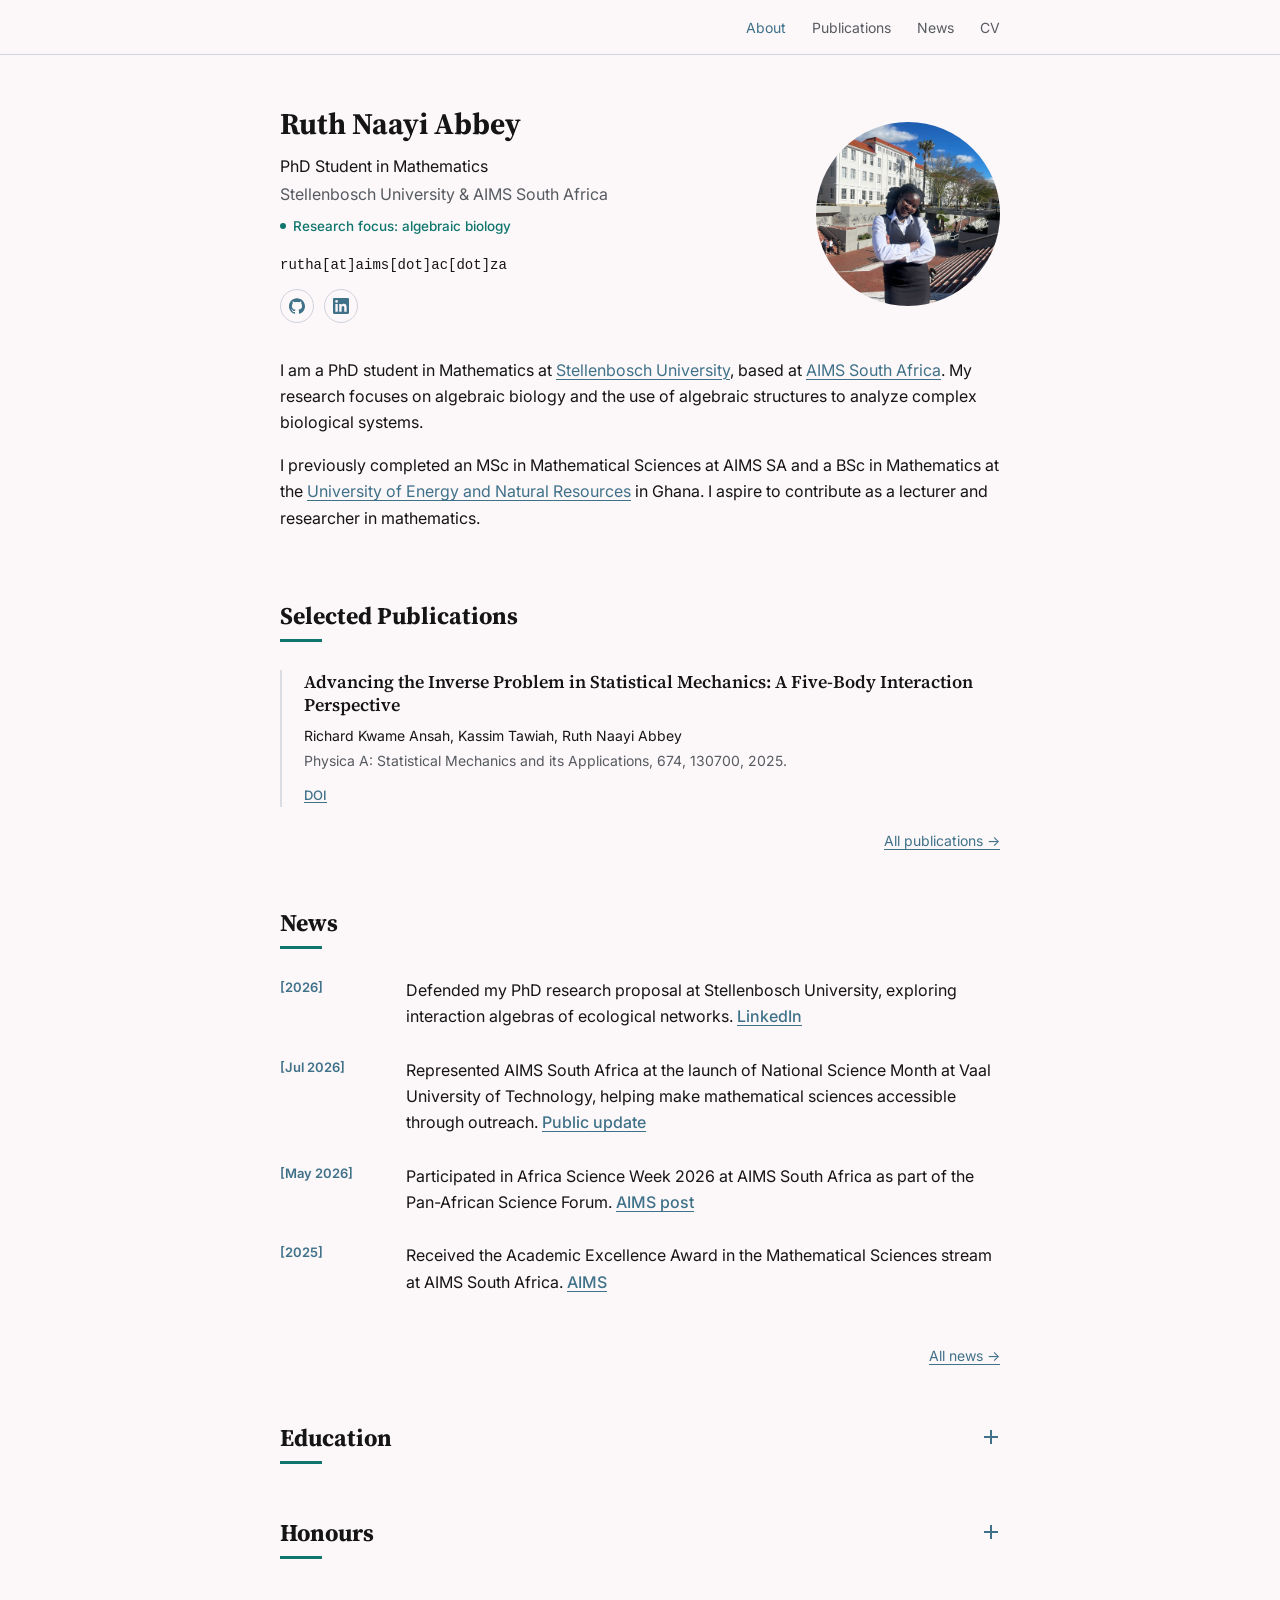
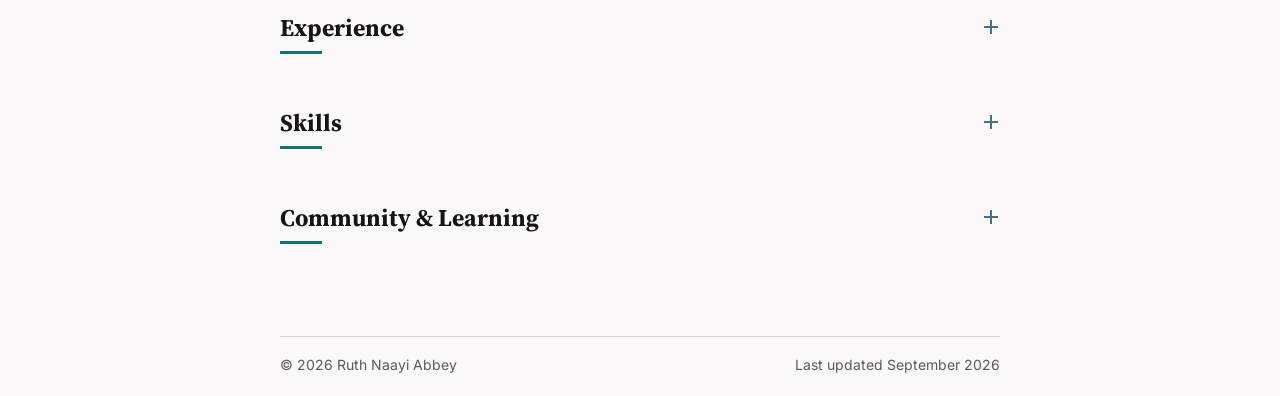
<file: index.html>
<!doctype html>
<html lang="en">
  <head>
    <meta charset="utf-8">
    <meta name="viewport" content="width=device-width, initial-scale=1">
    <meta name="description" content="Ruth Naayi Abbey is a PhD student in Mathematics researching algebraic biology at Stellenbosch University and AIMS South Africa.">
    <title>Ruth Naayi Abbey</title>
    <link rel="preconnect" href="https://fonts.googleapis.com">
    <link rel="preconnect" href="https://fonts.gstatic.com" crossorigin>
    <link href="https://fonts.googleapis.com/css2?family=Inter:wght@400;500;600&family=Source+Serif+4:wght@600;700&display=swap" rel="stylesheet">
    <link rel="stylesheet" href="styles.css">
  </head>
  <body>
    <header class="site-header">
      <nav class="shell site-nav" aria-label="Primary navigation">
        <ul class="nav-links desktop-nav-links">
          <li><a href="index.html" aria-current="page">About</a></li>
          <li><a href="publications.html">Publications</a></li>
          <li><a href="news.html">News</a></li>
          <li><a href="https://drive.google.com/file/d/1EMElxZEcGMBT8WKk3W0g2B1rgcHjbld0/view?usp=sharing" target="_blank" rel="noopener noreferrer">CV</a></li>
        </ul>
        <details class="mobile-nav">
          <summary>Menu <span class="mobile-nav-icon" aria-hidden="true"></span></summary>
          <ul class="mobile-nav-links">
            <li><a href="index.html" aria-current="page">About</a></li>
            <li><a href="publications.html">Publications</a></li>
            <li><a href="news.html">News</a></li>
            <li><a href="https://drive.google.com/file/d/1EMElxZEcGMBT8WKk3W0g2B1rgcHjbld0/view?usp=sharing" target="_blank" rel="noopener noreferrer">CV</a></li>
          </ul>
        </details>
      </nav>
    </header>

    <main class="shell">
      <section class="intro" aria-labelledby="intro-name">
        <div class="intro-copy">
          <h1 id="intro-name">Ruth Naayi Abbey</h1>
          <p class="affiliation">PhD Student in Mathematics</p>
          <p class="department">Stellenbosch University &amp; AIMS South Africa</p>
          <p class="status-tag"><span class="status-dot" aria-hidden="true"></span>Research focus: algebraic biology</p>
          <p class="email">rutha[at]aims[dot]ac[dot]za</p>
          <div class="social-links" aria-label="Social profiles">
            <a href="https://github.com/ruthabbey" target="_blank" rel="noopener noreferrer" aria-label="GitHub" title="GitHub">
              <svg viewBox="0 0 24 24" aria-hidden="true" focusable="false"><path d="M12 .297c-6.63 0-12 5.373-12 12 0 5.303 3.438 9.8 8.205 11.385.6.113.82-.258.82-.577 0-.285-.01-1.04-.015-2.04-3.338.724-4.042-1.61-4.042-1.61C4.422 18.07 3.633 17.7 3.633 17.7c-1.087-.744.084-.729.084-.729 1.205.084 1.84 1.237 1.84 1.237 1.07 1.835 2.809 1.305 3.495.998.108-.776.418-1.305.762-1.605-2.665-.3-5.466-1.332-5.466-5.93 0-1.31.465-2.38 1.235-3.22-.135-.303-.54-1.523.105-3.176 0 0 1.005-.322 3.3 1.23.96-.267 1.98-.399 3-.405 1.02.006 2.04.138 3 .405 2.28-1.552 3.285-1.23 3.285-1.23.645 1.653.24 2.873.12 3.176.765.84 1.23 1.91 1.23 3.22 0 4.61-2.805 5.625-5.475 5.92.42.36.81 1.096.81 2.22 0 1.606-.015 2.896-.015 3.286 0 .315.21.69.825.57C20.565 22.092 24 17.592 24 12.297c0-6.627-5.373-12-12-12"></path></svg>
            </a>
            <a href="https://www.linkedin.com/in/ruth-naayi-odankey-abbey-31a72b222/" target="_blank" rel="noopener noreferrer" aria-label="LinkedIn" title="LinkedIn">
              <svg viewBox="0 0 24 24" aria-hidden="true" focusable="false"><path d="M20.447 20.452h-3.554v-5.569c0-1.328-.027-3.037-1.852-3.037-1.853 0-2.136 1.445-2.136 2.939v5.667H9.351V8.845h3.414v1.561h.046c.477-.9 1.637-1.85 3.37-1.85 3.601 0 4.266 2.37 4.266 5.455v6.441zM5.337 7.284a2.062 2.062 0 1 1 0-4.124 2.062 2.062 0 0 1 0 4.124zM3.555 8.845h3.564v11.607H3.555V8.845zM22.225 0H1.771C.792 0 0 .774 0 1.729v20.542C0 23.227.792 24 1.771 24h20.451C23.2 24 24 23.227 24 22.271V1.729C24 .774 23.2 0 22.225 0z"></path></svg>
            </a>
          </div>
        </div>
        <img src="photo_2026-09-16_08-29-40.jpg" alt="Portrait of Ruth Naayi Abbey" class="portrait" width="960" height="1280">
      </section>

      <section class="bio" aria-label="Biography">
        <p>I am a PhD student in Mathematics at <a href="https://www.su.ac.za/en" target="_blank" rel="noopener noreferrer">Stellenbosch University</a>, based at <a href="https://aims.ac.za/" target="_blank" rel="noopener noreferrer">AIMS South Africa</a>. My research focuses on algebraic biology and the use of algebraic structures to analyze complex biological systems.</p>
        <p>I previously completed an MSc in Mathematical Sciences at AIMS SA and a BSc in Mathematics at the <a href="https://uenr.edu.gh/" target="_blank" rel="noopener noreferrer">University of Energy and Natural Resources</a> in Ghana. I aspire to contribute as a lecturer and researcher in mathematics.</p>
      </section>

      <section class="section" aria-labelledby="publications-title">
        <div class="section-heading">
          <h2 id="publications-title">Selected Publications</h2>
        </div>
        <div class="publication-list publication-preview">
          <div class="publication-item">
            <h3>Advancing the Inverse Problem in Statistical Mechanics: A Five-Body Interaction Perspective</h3>
            <p class="publication-authors">Richard Kwame Ansah, Kassim Tawiah, Ruth Naayi Abbey</p>
            <p class="publication-venue">Physica A: Statistical Mechanics and its Applications, 674, 130700, 2025.</p>
            <ul class="publication-links">
              <li><a href="https://doi.org/10.1016/j.physa.2025.130700" target="_blank" rel="noopener noreferrer">DOI</a></li>
            </ul>
          </div>
        </div>
        <p class="section-more"><a class="more-link" href="publications.html">All publications <span aria-hidden="true">-&gt;</span></a></p>
      </section>

      <section class="section" aria-labelledby="recent-news-title">
        <div class="section-heading">
          <h2 id="recent-news-title">News</h2>
        </div>
        <ol class="news-list news-preview">
          <li>
            <time datetime="2026">2026</time>
            <p>Defended my PhD research proposal at Stellenbosch University, exploring interaction algebras of ecological networks. <a href="https://www.linkedin.com/in/ruth-naayi-odankey-abbey-31a72b222/" target="_blank" rel="noopener noreferrer">LinkedIn</a></p>
          </li>
          <li>
            <time datetime="2026-07">Jul 2026</time>
            <p>Represented AIMS South Africa at the launch of National Science Month at Vaal University of Technology, helping make mathematical sciences accessible through outreach. <a href="https://www.linkedin.com/in/ruth-naayi-odankey-abbey-31a72b222/" target="_blank" rel="noopener noreferrer">Public update</a></p>
          </li>
          <li>
            <time datetime="2026-05-25">May 2026</time>
            <p>Participated in Africa Science Week 2026 at AIMS South Africa as part of the Pan-African Science Forum. <a href="https://www.linkedin.com/posts/aims_2_asw2026-africascienceweek-asw2026-activity-7463913218617540608-WrSS" target="_blank" rel="noopener noreferrer">AIMS post</a></p>
          </li>
          <li>
            <time datetime="2025">2025</time>
            <p>Received the Academic Excellence Award in the Mathematical Sciences stream at AIMS South Africa. <a href="https://aims.ac.za/" target="_blank" rel="noopener noreferrer">AIMS</a></p>
          </li>
        </ol>
        <p class="section-more"><a class="more-link" href="news.html">All news <span aria-hidden="true">-&gt;</span></a></p>
      </section>

      <details class="section section-disclosure">
        <summary class="section-heading">
          <h2>Education</h2>
          <span class="section-disclosure-icon" aria-hidden="true"></span>
        </summary>
        <div class="section-disclosure-content">
          <div class="timeline-list">
            <article class="timeline-item">
              <p class="timeline-date">Expected - 2028</p>
              <h3>PhD in Mathematics</h3>
              <p><a href="https://www.su.ac.za/en" target="_blank" rel="noopener noreferrer">Stellenbosch University</a>, Stellenbosch, South Africa</p>
              <p>Based at <a href="https://aims.ac.za/" target="_blank" rel="noopener noreferrer">AIMS South Africa</a>.</p>
            </article>
            <article class="timeline-item">
              <p class="timeline-date">September 2024 - July 2025</p>
              <h3>MSc in Mathematical Sciences</h3>
              <p><a href="https://aims.ac.za/" target="_blank" rel="noopener noreferrer">African Institute for Mathematical Sciences (AIMS)</a>, Cape Town, South Africa</p>
            </article>
          </div>
          <p class="section-more"><a class="more-link" href="education.html">All education <span aria-hidden="true">-&gt;</span></a></p>
        </div>
      </details>

      <details class="section section-disclosure">
        <summary class="section-heading">
          <h2>Honours</h2>
          <span class="section-disclosure-icon" aria-hidden="true"></span>
        </summary>
        <div class="section-disclosure-content">
          <ol class="honours-list">
            <li class="honour-item">
              <p class="timeline-date">2024/2025</p>
              <h3>Academic Excellence Award</h3>
              <p>AIMS South Africa, Mathematical Sciences stream.</p>
            </li>
            <li class="honour-item">
              <p class="timeline-date">2026 - 2028</p>
              <h3>SU - AIMS Postgraduate Scholarship</h3>
              <p>Stellenbosch University and AIMS South Africa.</p>
            </li>
            <li class="honour-item">
              <p class="timeline-date">2024 - 2025</p>
              <h3>MasterCard Foundation Scholarship</h3>
              <p>AIMS South Africa.</p>
            </li>
          </ol>
          <p class="section-more"><a class="more-link" href="honours.html">All honours <span aria-hidden="true">-&gt;</span></a></p>
        </div>
      </details>

      <details class="section section-disclosure">
        <summary class="section-heading">
          <h2>Experience</h2>
          <span class="section-disclosure-icon" aria-hidden="true"></span>
        </summary>
        <div class="section-disclosure-content">
          <div class="timeline-list">
            <article class="timeline-item">
              <p class="timeline-date">November 2023 - September 2024</p>
              <h3>Teaching and Research Assistant</h3>
              <p>University of Energy and Natural Resources, Sunyani, Ghana</p>
              <p>Organized tutorials on Abstract and Linear Algebra, Numerical Analysis, Operations Research, and Partial Differential Equations. Marked and graded assignments.</p>
            </article>
            <article class="timeline-item">
              <p class="timeline-date">October 2022 - October 2023</p>
              <h3>Intern</h3>
              <p>Ecobank, Sunyani, Ghana</p>
              <p>Assisted customers and facilitated onboarding to Ecobank online platforms.</p>
            </article>
          </div>
        </div>
      </details>

      <details class="section section-disclosure">
        <summary class="section-heading">
          <h2>Skills</h2>
          <span class="section-disclosure-icon" aria-hidden="true"></span>
        </summary>
        <div class="section-disclosure-content">
          <dl class="skills-list">
            <dt>Programming languages</dt>
            <dd>Python, R</dd>
            <dt>Mathematical software</dt>
            <dd>MATLAB, Sage</dd>
            <dt>Other</dt>
            <dd>LaTeX, Microsoft Office suite</dd>
            <dt>Soft skills</dt>
            <dd>Communication, Analytical Thinking, Teamwork, Leadership</dd>
          </dl>
        </div>
      </details>

      <details class="section section-disclosure">
        <summary class="section-heading">
          <h2>Community &amp; Learning</h2>
          <span class="section-disclosure-icon" aria-hidden="true"></span>
        </summary>
        <div class="section-disclosure-content">
          <h3>Leadership</h3>
          <ul class="simple-list">
            <li>MasterCard Foundation Student Council Representative, AIMS South Africa, 2024 - 2025.</li>
            <li>Fitness Club President, AIMS South Africa, 2024 - 2025.</li>
            <li>Deputy Welfare Committee Chairperson, UENR SRC, 2022 - 2023.</li>
            <li>Member of Parliament for Mathematics, Ninth Parliamentary Council, UENR SRC, 2021 - 2022.</li>
            <li>Course Representative, University of Energy and Natural Resources, 2019 - 2023.</li>
          </ul>
          <h3>Volunteering</h3>
          <ul class="simple-list">
            <li>MasterCard Foundation Scholar, community service, 20+ hours.</li>
            <li>AIMS House of Science Volunteer.</li>
            <li>Organized tutorials and invigilation support at UENR.</li>
          </ul>
          <h3>Course and conferences</h3>
          <ul class="simple-list">
            <li>AI Career Essentials, ALX, May 2024 - July 2024.</li>
            <li>Baobab Summit, Mastercard Foundation, Kenya, 2025.</li>
            <li>Africa Scientifique workshop, AIMS South Africa, 2025.</li>
            <li>Women Advancement Forum, AIMS South Africa, 2025.</li>
          </ul>
        </div>
      </details>
    </main>

    <footer class="shell site-footer">
      <p>© 2026 Ruth Naayi Abbey</p>
      <p>Last updated September 2026</p>
    </footer>
  </body>
</html>
</file>
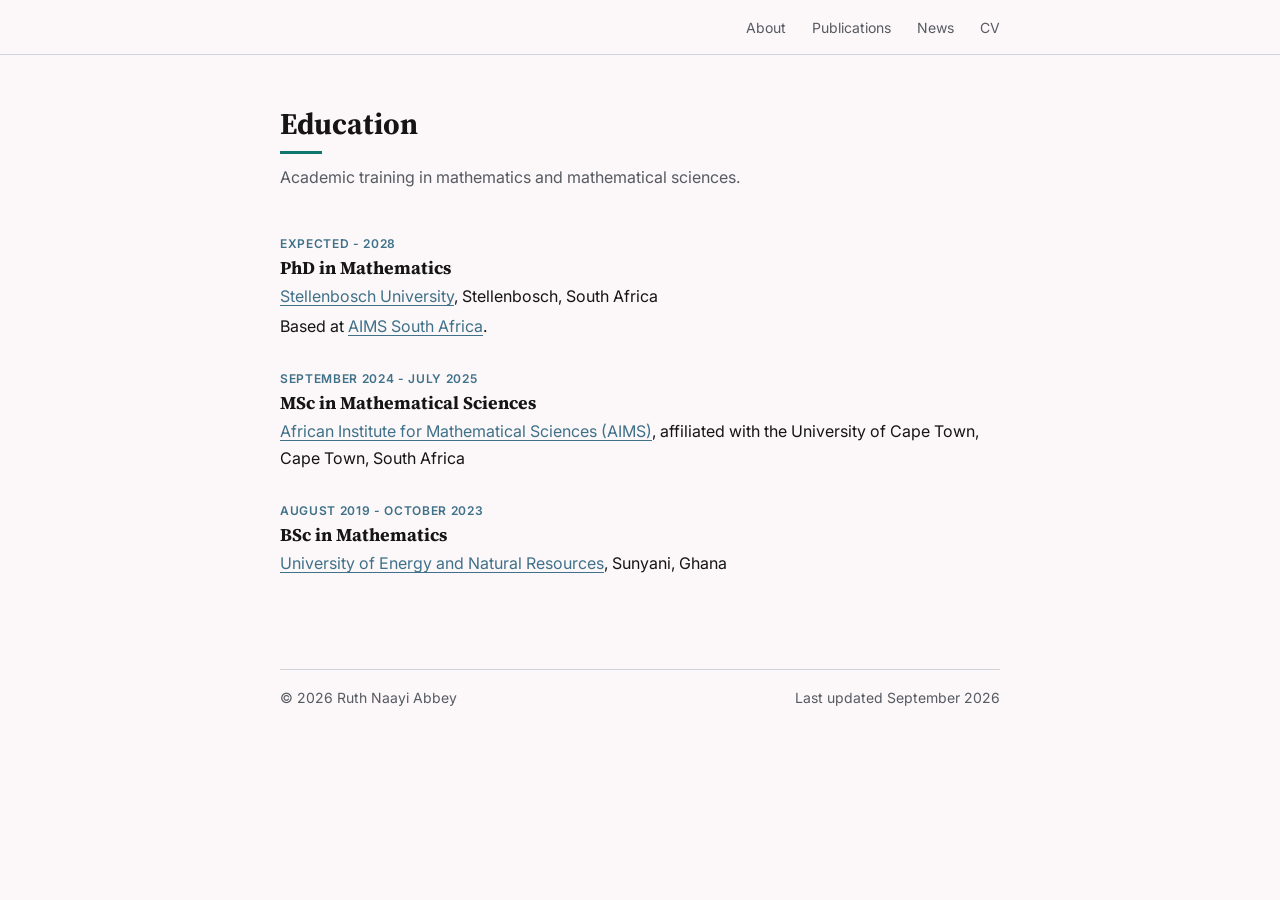
<file: education.html>
<!doctype html>
<html lang="en">
  <head>
    <meta charset="utf-8">
    <meta name="viewport" content="width=device-width, initial-scale=1">
    <meta name="description" content="Education history of Ruth Naayi Abbey.">
    <title>Education - Ruth Naayi Abbey</title>
    <link rel="preconnect" href="https://fonts.googleapis.com">
    <link rel="preconnect" href="https://fonts.gstatic.com" crossorigin>
    <link href="https://fonts.googleapis.com/css2?family=Inter:wght@400;500;600&family=Source+Serif+4:wght@600;700&display=swap" rel="stylesheet">
    <link rel="stylesheet" href="styles.css">
  </head>
  <body>
    <header class="site-header">
      <nav class="shell site-nav" aria-label="Primary navigation">
        <ul class="nav-links desktop-nav-links">
          <li><a href="index.html">About</a></li>
          <li><a href="publications.html">Publications</a></li>
          <li><a href="news.html">News</a></li>
          <li><a href="https://drive.google.com/file/d/1EMElxZEcGMBT8WKk3W0g2B1rgcHjbld0/view?usp=sharing" target="_blank" rel="noopener noreferrer">CV</a></li>
        </ul>
        <details class="mobile-nav">
          <summary>Menu <span class="mobile-nav-icon" aria-hidden="true"></span></summary>
          <ul class="mobile-nav-links">
            <li><a href="index.html">About</a></li>
            <li><a href="publications.html">Publications</a></li>
            <li><a href="news.html">News</a></li>
            <li><a href="https://drive.google.com/file/d/1EMElxZEcGMBT8WKk3W0g2B1rgcHjbld0/view?usp=sharing" target="_blank" rel="noopener noreferrer">CV</a></li>
          </ul>
        </details>
      </nav>
    </header>

    <main class="shell archive-main">
      <header class="archive-header">
        <h1 class="page-title">Education</h1>
        <p>Academic training in mathematics and mathematical sciences.</p>
      </header>

      <div class="timeline-list">
        <article class="timeline-item">
          <p class="timeline-date">Expected - 2028</p>
          <h3>PhD in Mathematics</h3>
          <p><a href="https://www.su.ac.za/en" target="_blank" rel="noopener noreferrer">Stellenbosch University</a>, Stellenbosch, South Africa</p>
          <p>Based at <a href="https://aims.ac.za/" target="_blank" rel="noopener noreferrer">AIMS South Africa</a>.</p>
        </article>
        <article class="timeline-item">
          <p class="timeline-date">September 2024 - July 2025</p>
          <h3>MSc in Mathematical Sciences</h3>
          <p><a href="https://aims.ac.za/" target="_blank" rel="noopener noreferrer">African Institute for Mathematical Sciences (AIMS)</a>, affiliated with the University of Cape Town, Cape Town, South Africa</p>
        </article>
        <article class="timeline-item">
          <p class="timeline-date">August 2019 - October 2023</p>
          <h3>BSc in Mathematics</h3>
          <p><a href="https://uenr.edu.gh/" target="_blank" rel="noopener noreferrer">University of Energy and Natural Resources</a>, Sunyani, Ghana</p>
        </article>
      </div>
    </main>

    <footer class="shell site-footer">
      <p>© 2026 Ruth Naayi Abbey</p>
      <p>Last updated September 2026</p>
    </footer>
  </body>
</html>
</file>
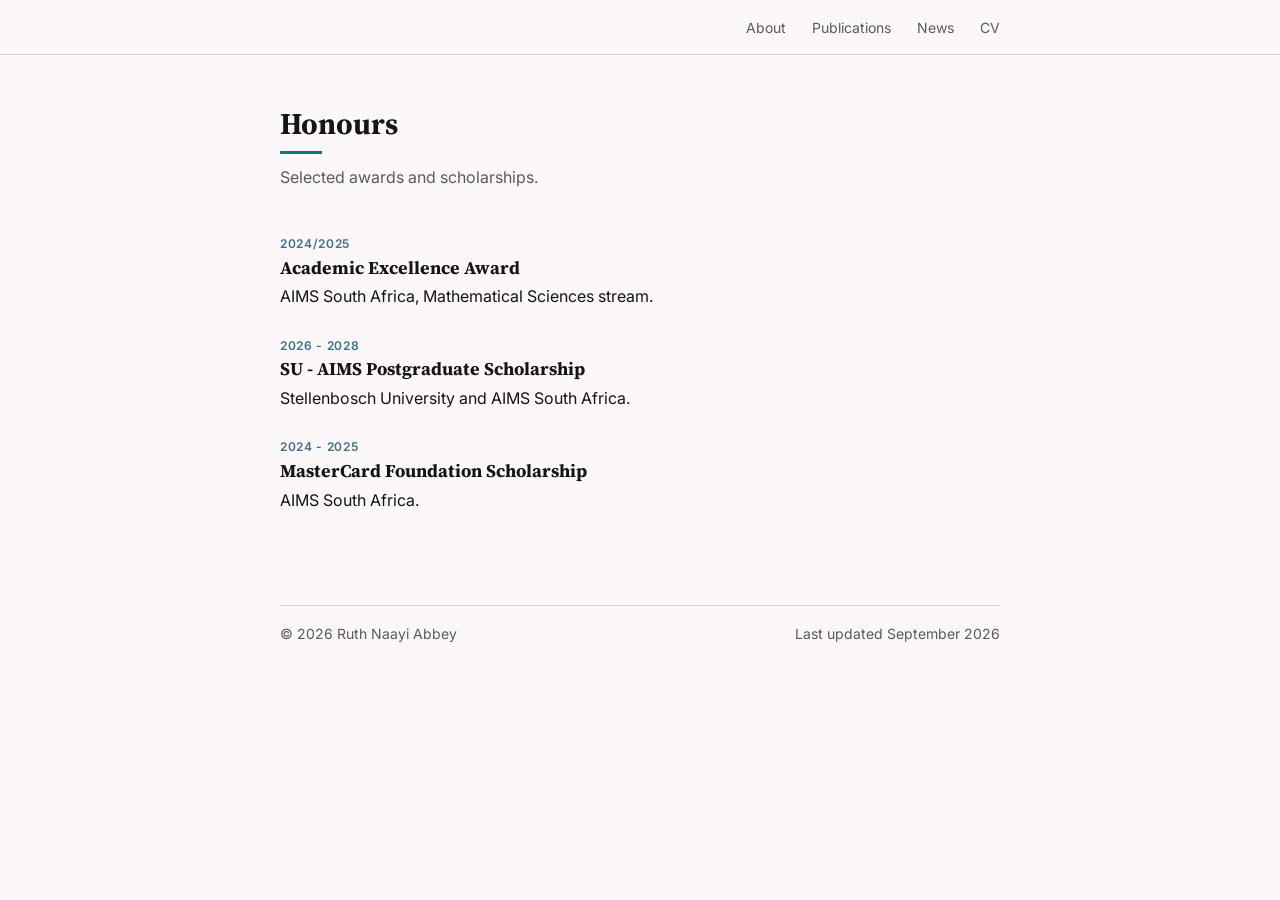
<file: honours.html>
<!doctype html>
<html lang="en">
  <head>
    <meta charset="utf-8">
    <meta name="viewport" content="width=device-width, initial-scale=1">
    <meta name="description" content="Honours and scholarships received by Ruth Naayi Abbey.">
    <title>Honours - Ruth Naayi Abbey</title>
    <link rel="preconnect" href="https://fonts.googleapis.com">
    <link rel="preconnect" href="https://fonts.gstatic.com" crossorigin>
    <link href="https://fonts.googleapis.com/css2?family=Inter:wght@400;500;600&family=Source+Serif+4:wght@600;700&display=swap" rel="stylesheet">
    <link rel="stylesheet" href="styles.css">
  </head>
  <body>
    <header class="site-header">
      <nav class="shell site-nav" aria-label="Primary navigation">
        <ul class="nav-links desktop-nav-links">
          <li><a href="index.html">About</a></li>
          <li><a href="publications.html">Publications</a></li>
          <li><a href="news.html">News</a></li>
          <li><a href="https://drive.google.com/file/d/1EMElxZEcGMBT8WKk3W0g2B1rgcHjbld0/view?usp=sharing" target="_blank" rel="noopener noreferrer">CV</a></li>
        </ul>
        <details class="mobile-nav">
          <summary>Menu <span class="mobile-nav-icon" aria-hidden="true"></span></summary>
          <ul class="mobile-nav-links">
            <li><a href="index.html">About</a></li>
            <li><a href="publications.html">Publications</a></li>
            <li><a href="news.html">News</a></li>
            <li><a href="https://drive.google.com/file/d/1EMElxZEcGMBT8WKk3W0g2B1rgcHjbld0/view?usp=sharing" target="_blank" rel="noopener noreferrer">CV</a></li>
          </ul>
        </details>
      </nav>
    </header>

    <main class="shell archive-main">
      <header class="archive-header">
        <h1 class="page-title">Honours</h1>
        <p>Selected awards and scholarships.</p>
      </header>

      <ol class="honours-list">
        <li class="honour-item">
          <p class="timeline-date">2024/2025</p>
          <h3>Academic Excellence Award</h3>
          <p>AIMS South Africa, Mathematical Sciences stream.</p>
        </li>
        <li class="honour-item">
          <p class="timeline-date">2026 - 2028</p>
          <h3>SU - AIMS Postgraduate Scholarship</h3>
          <p>Stellenbosch University and AIMS South Africa.</p>
        </li>
        <li class="honour-item">
          <p class="timeline-date">2024 - 2025</p>
          <h3>MasterCard Foundation Scholarship</h3>
          <p>AIMS South Africa.</p>
        </li>
      </ol>
    </main>

    <footer class="shell site-footer">
      <p>© 2026 Ruth Naayi Abbey</p>
      <p>Last updated September 2026</p>
    </footer>
  </body>
</html>
</file>
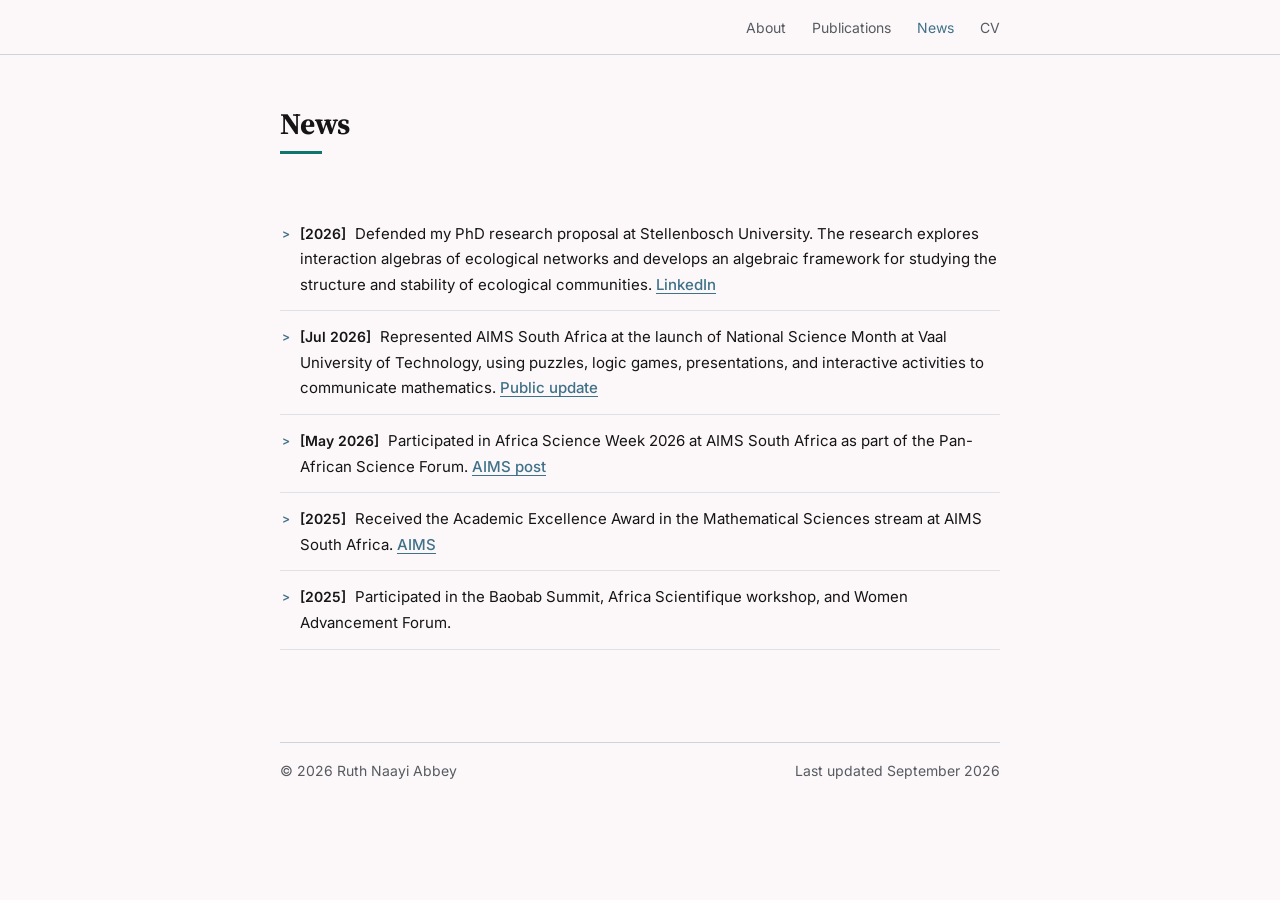
<file: news.html>
<!doctype html>
<html lang="en">
  <head>
    <meta charset="utf-8">
    <meta name="viewport" content="width=device-width, initial-scale=1">
    <meta name="description" content="News and updates from Ruth Naayi Abbey.">
    <title>News - Ruth Naayi Abbey</title>
    <link rel="preconnect" href="https://fonts.googleapis.com">
    <link rel="preconnect" href="https://fonts.gstatic.com" crossorigin>
    <link href="https://fonts.googleapis.com/css2?family=Inter:wght@400;500;600&family=Source+Serif+4:wght@600;700&display=swap" rel="stylesheet">
    <link rel="stylesheet" href="styles.css">
  </head>
  <body>
    <header class="site-header">
      <nav class="shell site-nav" aria-label="Primary navigation">
        <ul class="nav-links desktop-nav-links">
          <li><a href="index.html">About</a></li>
          <li><a href="publications.html">Publications</a></li>
          <li><a href="news.html" aria-current="page">News</a></li>
          <li><a href="https://drive.google.com/file/d/1EMElxZEcGMBT8WKk3W0g2B1rgcHjbld0/view?usp=sharing" target="_blank" rel="noopener noreferrer">CV</a></li>
        </ul>
        <details class="mobile-nav">
          <summary>Menu <span class="mobile-nav-icon" aria-hidden="true"></span></summary>
          <ul class="mobile-nav-links">
            <li><a href="index.html">About</a></li>
            <li><a href="publications.html">Publications</a></li>
            <li><a href="news.html" aria-current="page">News</a></li>
            <li><a href="https://drive.google.com/file/d/1EMElxZEcGMBT8WKk3W0g2B1rgcHjbld0/view?usp=sharing" target="_blank" rel="noopener noreferrer">CV</a></li>
          </ul>
        </details>
      </nav>
    </header>

    <main class="shell archive-main">
      <header class="archive-header">
        <h1 class="page-title">News</h1>
      </header>

      <ol class="news-list news-archive">
        <li>
          <time datetime="2026">2026</time>
          <p>Defended my PhD research proposal at Stellenbosch University. The research explores interaction algebras of ecological networks and develops an algebraic framework for studying the structure and stability of ecological communities. <a href="https://www.linkedin.com/in/ruth-naayi-odankey-abbey-31a72b222/" target="_blank" rel="noopener noreferrer">LinkedIn</a></p>
        </li>
        <li>
          <time datetime="2026-07-04">Jul 2026</time>
          <p>Represented AIMS South Africa at the launch of National Science Month at Vaal University of Technology, using puzzles, logic games, presentations, and interactive activities to communicate mathematics. <a href="https://www.linkedin.com/in/ruth-naayi-odankey-abbey-31a72b222/" target="_blank" rel="noopener noreferrer">Public update</a></p>
        </li>
        <li>
          <time datetime="2026-05-25">May 2026</time>
          <p>Participated in Africa Science Week 2026 at AIMS South Africa as part of the Pan-African Science Forum. <a href="https://www.linkedin.com/posts/aims_2_asw2026-africascienceweek-asw2026-activity-7463913218617540608-WrSS" target="_blank" rel="noopener noreferrer">AIMS post</a></p>
        </li>
        <li>
          <time datetime="2025">2025</time>
          <p>Received the Academic Excellence Award in the Mathematical Sciences stream at AIMS South Africa. <a href="https://aims.ac.za/" target="_blank" rel="noopener noreferrer">AIMS</a></p>
        </li>
        <li>
          <time datetime="2025">2025</time>
          <p>Participated in the Baobab Summit, Africa Scientifique workshop, and Women Advancement Forum.</p>
        </li>
      </ol>
    </main>

    <footer class="shell site-footer">
      <p>© 2026 Ruth Naayi Abbey</p>
      <p>Last updated September 2026</p>
    </footer>
  </body>
</html>
</file>
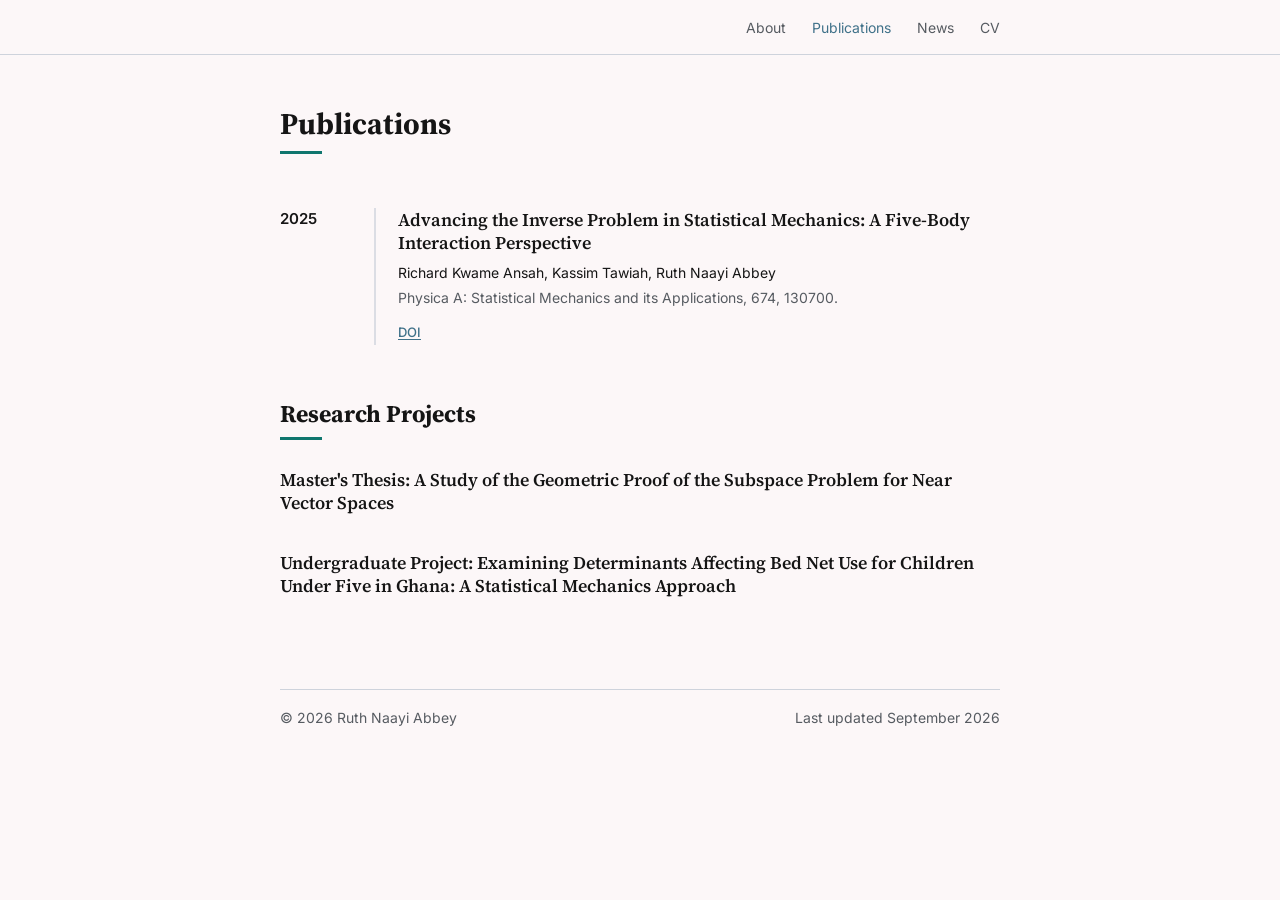
<file: publications.html>
<!doctype html>
<html lang="en">
  <head>
    <meta charset="utf-8">
    <meta name="viewport" content="width=device-width, initial-scale=1">
    <meta name="description" content="Research and publications by Ruth Naayi Abbey.">
    <title>Publications - Ruth Naayi Abbey</title>
    <link rel="preconnect" href="https://fonts.googleapis.com">
    <link rel="preconnect" href="https://fonts.gstatic.com" crossorigin>
    <link href="https://fonts.googleapis.com/css2?family=Inter:wght@400;500;600&family=Source+Serif+4:wght@600;700&display=swap" rel="stylesheet">
    <link rel="stylesheet" href="styles.css">
  </head>
  <body>
    <header class="site-header">
      <nav class="shell site-nav" aria-label="Primary navigation">
        <ul class="nav-links desktop-nav-links">
          <li><a href="index.html">About</a></li>
          <li><a href="publications.html" aria-current="page">Publications</a></li>
          <li><a href="news.html">News</a></li>
          <li><a href="https://drive.google.com/file/d/1EMElxZEcGMBT8WKk3W0g2B1rgcHjbld0/view?usp=sharing" target="_blank" rel="noopener noreferrer">CV</a></li>
        </ul>
        <details class="mobile-nav">
          <summary>Menu <span class="mobile-nav-icon" aria-hidden="true"></span></summary>
          <ul class="mobile-nav-links">
            <li><a href="index.html">About</a></li>
            <li><a href="publications.html" aria-current="page">Publications</a></li>
            <li><a href="news.html">News</a></li>
            <li><a href="https://drive.google.com/file/d/1EMElxZEcGMBT8WKk3W0g2B1rgcHjbld0/view?usp=sharing" target="_blank" rel="noopener noreferrer">CV</a></li>
          </ul>
        </details>
      </nav>
    </header>

    <main class="shell archive-main">
      <header class="archive-header">
        <h1 class="page-title">Publications</h1>
      </header>

      <section aria-labelledby="publications-2025">
        <div class="publication-year-group">
          <h2 class="publication-year" id="publications-2025">2025</h2>
          <div class="publication-year-entries">
            <article class="publication-item">
              <h3>Advancing the Inverse Problem in Statistical Mechanics: A Five-Body Interaction Perspective</h3>
              <p class="publication-authors">Richard Kwame Ansah, Kassim Tawiah, Ruth Naayi Abbey</p>
              <p class="publication-venue">Physica A: Statistical Mechanics and its Applications, 674, 130700.</p>
              <ul class="publication-links">
                <li><a href="https://doi.org/10.1016/j.physa.2025.130700" target="_blank" rel="noopener noreferrer">DOI</a></li>
              </ul>
            </article>
          </div>
        </div>
      </section>

      <section class="section" aria-labelledby="research-projects-title">
        <div class="section-heading">
          <h2 id="research-projects-title">Research Projects</h2>
        </div>
        <div class="publication-list">
          <article class="publication-item">
            <h3>Master's Thesis: A Study of the Geometric Proof of the Subspace Problem for Near Vector Spaces</h3>
          </article>
          <article class="publication-item">
            <h3>Undergraduate Project: Examining Determinants Affecting Bed Net Use for Children Under Five in Ghana: A Statistical Mechanics Approach</h3>
          </article>
        </div>
      </section>
    </main>

    <footer class="shell site-footer">
      <p>© 2026 Ruth Naayi Abbey</p>
      <p>Last updated September 2026</p>
    </footer>
  </body>
</html>
</file>
<file: styles.css>
:root {
  --accent: #0f766e;
  --snow: #fcf7f8;
  --pale-slate: #ced3dc;
  --air-force-blue: #3f7189;
  --sky-blue: #90c2e7;
  --ink: #151515;
  --muted: #565b61;
  --sans: "Inter", -apple-system, BlinkMacSystemFont, "Segoe UI", sans-serif;
  --serif: "Source Serif 4", Georgia, "Times New Roman", serif;
}

*,
*::before,
*::after {
  box-sizing: border-box;
}

html {
  scroll-behavior: smooth;
}

body {
  margin: 0;
  overflow-wrap: anywhere;
  background: var(--snow);
  color: var(--ink);
  font-family: var(--sans);
  font-size: 16px;
  line-height: 1.65;
  -webkit-font-smoothing: antialiased;
}

::selection {
  background: var(--sky-blue);
  color: var(--ink);
}

a {
  color: var(--air-force-blue);
  text-decoration-thickness: 1px;
  text-underline-offset: 0.18em;
}

a:hover {
  color: var(--accent);
}

a:focus-visible,
summary:focus-visible {
  border-radius: 2px;
  outline: 3px solid var(--sky-blue);
  outline-offset: 4px;
  color: var(--accent);
}

h1,
h2,
h3,
p {
  margin-top: 0;
}

h1,
h2,
h3 {
  font-family: var(--serif);
  line-height: 1.25;
}

.shell {
  width: min(100% - 48px, 720px);
  margin-inline: auto;
}

.site-header {
  border-bottom: 1px solid var(--pale-slate);
}

.site-nav {
  display: flex;
  min-height: 54px;
  align-items: center;
  justify-content: flex-end;
}

.nav-links {
  display: flex;
  flex-wrap: wrap;
  justify-content: flex-end;
  gap: 8px 26px;
  margin: 0;
  padding: 0;
  list-style: none;
}

.nav-links a {
  color: var(--muted);
  font-size: 14px;
  font-weight: 400;
  text-decoration: none;
}

.nav-links a[aria-current="page"] {
  color: var(--air-force-blue);
}

.nav-links a:hover {
  color: var(--accent);
}

.mobile-nav {
  display: none;
}

main {
  padding-top: 50px;
}

.intro {
  display: grid;
  grid-template-columns: minmax(0, 1fr) 184px;
  align-items: center;
  gap: 48px;
}

.intro h1,
.page-title {
  margin-bottom: 10px;
  font-size: 30px;
  font-weight: 700;
}

.affiliation,
.department {
  margin-bottom: 2px;
}

.department,
.archive-header p {
  color: var(--muted);
}

.email {
  margin: 16px 0 12px;
  font-family: ui-monospace, SFMono-Regular, Menlo, Consolas, monospace;
  font-size: 14px;
}

.social-links {
  display: flex;
  flex-wrap: wrap;
  gap: 10px;
}

.social-links a {
  display: inline-grid;
  width: 34px;
  height: 34px;
  place-items: center;
  border: 1px solid var(--pale-slate);
  border-radius: 50%;
  font-size: 12px;
  font-weight: 600;
  letter-spacing: -0.03em;
  text-decoration: none;
}

.social-links svg {
  display: block;
  width: 16px;
  height: 16px;
  fill: currentColor;
}

.social-links a:hover {
  border-color: var(--accent);
}

.portrait {
  display: block;
  width: 184px;
  height: 184px;
  border-radius: 50%;
  object-fit: cover;
}

.bio {
  margin-top: 34px;
}

.bio p {
  margin-bottom: 16px;
}

.status-tag {
  display: inline-flex;
  align-items: center;
  gap: 7px;
  margin: 6px 0 0;
  color: var(--accent);
  font-size: 13.5px;
  font-weight: 500;
}

.status-dot {
  width: 6px;
  height: 6px;
  flex-shrink: 0;
  border-radius: 50%;
  background-color: var(--accent);
}

.section {
  padding-top: 54px;
}

.section-heading {
  display: flex;
  align-items: baseline;
  justify-content: space-between;
  gap: 24px;
  margin-bottom: 28px;
}

.section-heading h2,
.archive-header h1 {
  position: relative;
  padding-bottom: 11px;
}

.section-heading h2::after,
.archive-header h1::after {
  position: absolute;
  bottom: 0;
  left: 0;
  width: 42px;
  height: 3px;
  background: var(--accent);
  content: "";
}

.section h2 {
  margin-bottom: 0;
  font-size: 24px;
}

.more-link {
  flex: 0 0 auto;
  font-size: 14px;
}

.section-more {
  margin: 20px 0 0;
  text-align: right;
}

.publication-year-group {
  display: grid;
  grid-template-columns: 72px minmax(0, 1fr);
  gap: 22px;
}

.publication-year-group + .publication-year-group {
  margin-top: 38px;
}

.publication-year {
  margin: 0;
  color: var(--ink);
  font-family: var(--sans);
  font-size: 15px;
  font-weight: 600;
  line-height: 1.5;
}

.publication-year-entries {
  min-width: 0;
  padding-left: 22px;
  border-left: 2px solid color-mix(in srgb, var(--pale-slate) 72%, var(--snow));
}

.publication-item {
  padding-bottom: 25px;
}

.publication-item + .publication-item {
  padding-top: 4px;
}

.publication-item:last-child {
  padding-bottom: 0;
}

.publication-preview .publication-item {
  padding: 0 0 0 22px;
  border-left: 2px solid color-mix(in srgb, var(--pale-slate) 72%, var(--snow));
}

.publication-preview .publication-item + .publication-item {
  margin-top: 30px;
}

.publication-item h3,
.publication-item h4 {
  margin: 0 0 7px;
  font-family: var(--serif);
  font-size: 18px;
  font-weight: 600;
  line-height: 1.3;
}

.timeline-date {
  margin-bottom: 3px;
  color: var(--air-force-blue);
  font-size: 12px;
  font-weight: 600;
  letter-spacing: 0.055em;
  text-transform: uppercase;
}

.publication-authors,
.publication-venue {
  margin-bottom: 2px;
  font-size: 14px;
}

.publication-venue {
  color: var(--muted);
}

.publication-links {
  display: flex;
  flex-wrap: wrap;
  gap: 8px 16px;
  margin: 9px 0 0;
  padding: 0;
  list-style: none;
}

.publication-links a,
.scholar-link a {
  font-size: 13px;
  font-weight: 500;
}

.section-disclosure > summary {
  display: flex;
  cursor: pointer;
  list-style: none;
  margin-bottom: 0;
}

.section-disclosure > summary::-webkit-details-marker {
  display: none;
}

.section-disclosure > summary:hover h2 {
  color: var(--accent);
}

.section-disclosure-icon {
  position: relative;
  width: 18px;
  height: 18px;
  flex: 0 0 18px;
  color: var(--air-force-blue);
}

.section-disclosure-icon::before,
.section-disclosure-icon::after {
  position: absolute;
  top: 8px;
  left: 2px;
  width: 14px;
  height: 2px;
  background: currentColor;
  content: "";
}

.section-disclosure-icon::after {
  transform: rotate(90deg);
}

.section-disclosure[open] .section-disclosure-icon::after {
  transform: rotate(0);
}

.section-disclosure[open] > summary {
  margin-bottom: 24px;
}

.section-disclosure-content {
  position: relative;
  padding-top: 4px;
}

.section-disclosure-content h3 {
  margin: 0 0 5px;
  font-size: 17px;
}

.section-disclosure-content h3:not(:first-child) {
  margin-top: 28px;
}

.news-list {
  margin: 0;
  padding: 0;
  list-style: none;
}

.news-list li {
  display: grid;
  grid-template-columns: 104px minmax(0, 1fr);
  gap: 22px;
  padding-bottom: 24px;
}

.news-list time {
  color: var(--air-force-blue);
  font-size: 13px;
  font-weight: 600;
  white-space: nowrap;
}

.news-list time::before {
  content: "[";
}

.news-list time::after {
  content: "]";
}

.news-archive li {
  position: relative;
  display: block;
  padding: 13px 0 13px 20px;
  border-bottom: 1px solid color-mix(in srgb, var(--pale-slate) 62%, var(--snow));
  line-height: 1.6;
}

.news-archive li::before {
  position: absolute;
  top: 16px;
  left: 2px;
  color: var(--air-force-blue);
  content: ">";
  font-size: 12px;
  font-weight: 600;
}

.news-archive time {
  margin-right: 5px;
  color: var(--ink);
  font-size: 14px;
  font-weight: 600;
}

.news-archive p {
  display: inline;
  margin: 0;
  font-size: 15px;
}

.news-list p,
.timeline-item p,
.honour-item p {
  margin-bottom: 3px;
}

.news-list p a {
  font-weight: 500;
}

.timeline-item + .timeline-item {
  margin-top: 30px;
}

.timeline-item h3,
.honour-item h3 {
  margin-bottom: 4px;
  font-size: 18px;
}

.honours-list {
  margin: 0;
  padding: 0;
  list-style: none;
}

.honour-item + .honour-item {
  margin-top: 26px;
}

.skills-list {
  display: grid;
  grid-template-columns: minmax(0, 150px) minmax(0, 1fr);
  gap: 10px 18px;
  margin: 0;
}

.skills-list dt {
  font-weight: 600;
}

.skills-list dd {
  margin: 0;
}

.simple-list {
  margin: 0;
  padding-left: 20px;
}

.simple-list li + li {
  margin-top: 9px;
}

.archive-main {
  max-width: 720px;
}

.archive-header {
  margin-bottom: 44px;
}

.archive-header h1 {
  display: inline-block;
}

.archive-header p {
  max-width: 680px;
  margin-bottom: 0;
}

.site-footer {
  display: flex;
  align-items: center;
  justify-content: space-between;
  gap: 8px 24px;
  margin-top: 92px;
  padding: 16px 0 20px;
  border-top: 1px solid var(--pale-slate);
  color: var(--muted);
  font-size: 14px;
  font-weight: 400;
}

.site-footer p {
  margin-bottom: 0;
}

@media (max-width: 720px) {
  .shell {
    width: min(100% - 40px, 720px);
  }

  .nav-links {
    gap: 6px 18px;
  }

  .nav-links a {
    font-size: 14px;
  }

  main {
    padding-top: 42px;
  }

  .intro {
    grid-template-columns: minmax(0, 1fr) 160px;
    gap: 32px;
  }

  .portrait {
    width: 160px;
    height: 160px;
  }
}

@media (max-width: 600px) {
  body {
    font-size: 15px;
  }

  .shell {
    width: min(100% - 32px, 720px);
  }

  .site-nav {
    display: block;
    min-height: 0;
  }

  .desktop-nav-links {
    display: none;
  }

  .mobile-nav {
    display: block;
    width: 100%;
  }

  .mobile-nav > summary {
    display: flex;
    min-height: 50px;
    align-items: center;
    justify-content: flex-end;
    gap: 9px;
    cursor: pointer;
    color: var(--muted);
    font-size: 14px;
    font-weight: 400;
    list-style: none;
  }

  .mobile-nav > summary::-webkit-details-marker {
    display: none;
  }

  .mobile-nav-icon {
    position: relative;
    width: 18px;
    height: 12px;
    border-top: 1.5px solid currentColor;
    border-bottom: 1.5px solid currentColor;
  }

  .mobile-nav-icon::after {
    position: absolute;
    top: 4px;
    left: 0;
    width: 18px;
    border-top: 1.5px solid currentColor;
    content: "";
  }

  .mobile-nav[open] .mobile-nav-icon {
    height: 18px;
    border: 0;
  }

  .mobile-nav[open] .mobile-nav-icon::before,
  .mobile-nav[open] .mobile-nav-icon::after {
    position: absolute;
    top: 8px;
    left: 0;
    width: 18px;
    border-top: 1.5px solid currentColor;
    content: "";
    transform: rotate(45deg);
  }

  .mobile-nav[open] .mobile-nav-icon::after {
    transform: rotate(-45deg);
  }

  .mobile-nav-links {
    margin: 0;
    padding: 2px 0 12px;
    border-top: 1px solid color-mix(in srgb, var(--pale-slate) 62%, var(--snow));
    list-style: none;
  }

  .mobile-nav-links a {
    display: block;
    padding: 7px 0;
    color: var(--muted);
    font-size: 14px;
    text-align: right;
    text-decoration: none;
  }

  .mobile-nav-links a[aria-current="page"] {
    color: var(--air-force-blue);
  }

  main {
    padding-top: 32px;
  }

  .intro {
    display: flex;
    flex-direction: column-reverse;
    align-items: flex-start;
    gap: 28px;
  }

  .portrait {
    width: 148px;
    height: 148px;
  }

  .intro h1,
  .page-title {
    font-size: 27px;
  }

  .section {
    padding-top: 44px;
  }

  .section-heading {
    display: block;
    margin-bottom: 24px;
  }

  .section-heading h2 {
    margin-bottom: 6px;
  }

  .section h2 {
    font-size: 22px;
  }

  .section-disclosure > summary {
    display: flex;
  }

  .news-preview li {
    display: block;
    padding-bottom: 20px;
  }

  .news-preview time {
    display: block;
    margin-bottom: 4px;
  }

  .publication-preview .publication-item {
    padding-left: 16px;
  }

  .publication-year-group {
    display: block;
  }

  .publication-year-group + .publication-year-group {
    margin-top: 34px;
  }

  .publication-year {
    margin-bottom: 10px;
  }

  .publication-year-entries {
    padding-left: 16px;
  }

  .skills-list {
    display: block;
  }

  .skills-list dt {
    margin-top: 12px;
  }

  .skills-list dt:first-child {
    margin-top: 0;
  }

  .site-footer {
    flex-direction: column;
    align-items: flex-start;
    margin-top: 64px;
  }
}

@media (max-width: 360px) {
  .shell {
    width: min(100% - 24px, 720px);
  }

  .publication-item h3,
  .publication-item h4 {
    font-size: 17px;
  }

  .publication-authors,
  .publication-venue {
    font-size: 13px;
  }
}

@media (prefers-reduced-motion: reduce) {
  html {
    scroll-behavior: auto;
  }
}
</file>
